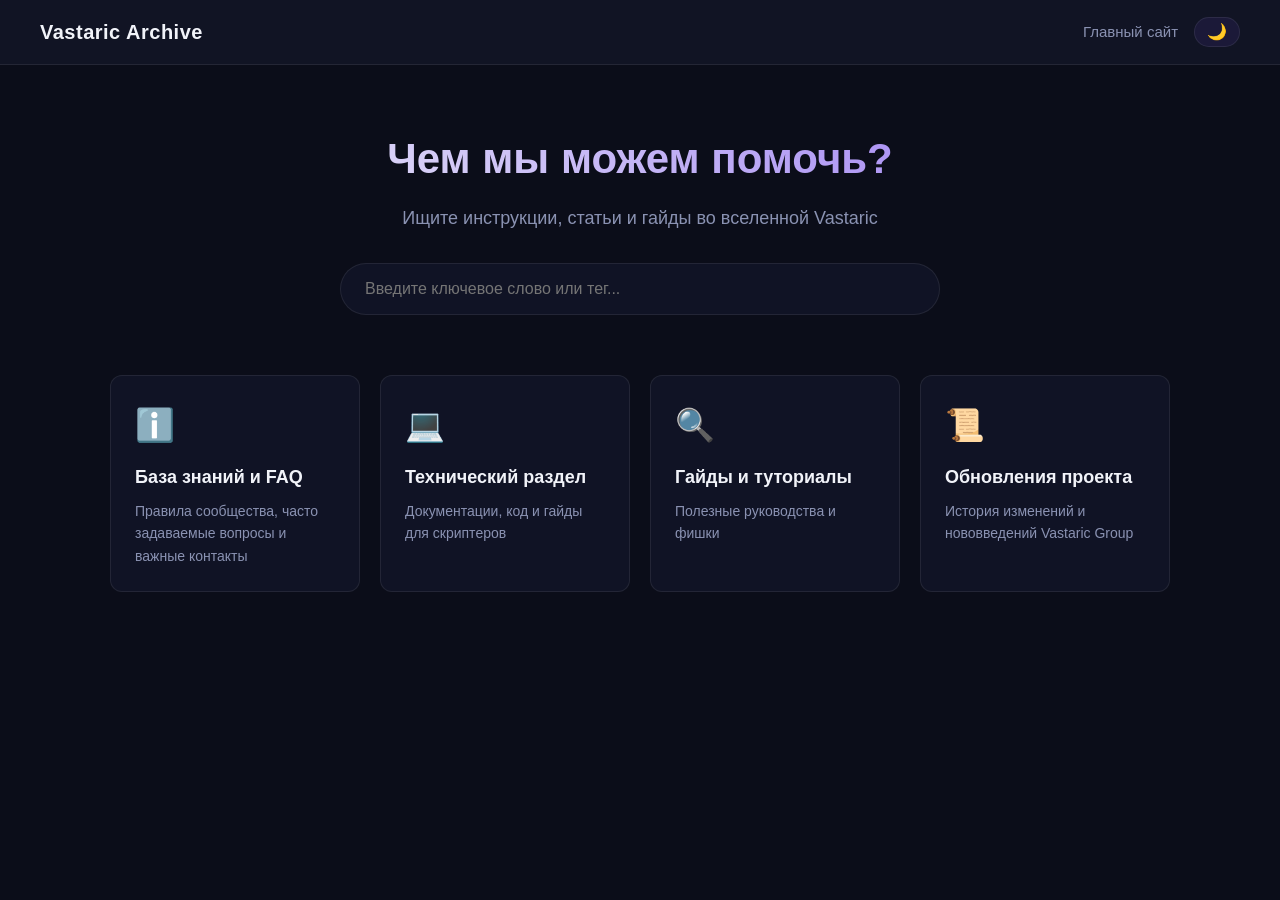
<file: index.html>
<!DOCTYPE html>
<html lang="ru">
<head>
    <meta charset="UTF-8">
    <meta name="viewport" content="width=device-width, initial-scale=1.0">
    <title>Vastaric Archive</title>

    <!-- Базовые СЕО мета-теги -->
    <meta name="description" id="meta-desc" content="Официальная база знаний Vastaric. Инструкции, правила, техническая документация и гайды сообщества Vastaric Community.">
    <meta name="keywords" id="meta-keywords" content="Vastaric Archive, Vastaric Community, гайды Vastaric, правила сообщества, Vastaric API, документация">
    <meta name="author" content="Vastaric Group">
    <meta name="robots" content="index, follow">

    <!-- Протокол Open Graph (Превью для мессенджеров) -->
    <meta property="og:type" content="website">
    <meta property="og:title" id="og-title" content="Vastaric Archive — База знаний сообщества">
    <meta property="og:description" id="og-desc" content="Ищите инструкции, статьи и гайды во вселенной Vastaric. Всё в одном месте с удобным интерфейсом!">
    <!-- Используем иконку/превью с главного сайта, чтобы не дублировать файлы -->
    <meta property="og:image" id="og-image" content="https://github.com/KristallC/Community/blob/main/preview.png?raw=true">
    <meta property="og:site_name" content="Vastaric Archive">

    <!-- Иконка сайта -->
    <link rel="icon" type="image/png" href="https://github.com/KristallC/Community/blob/main/favicon.png?raw=true"/>
    <link rel="stylesheet" href="styles.css">
    <link rel="manifest" href="manifest.json">
</head>
<body>

    <!-- Шапка сайта -->
    <header class="main-header">
        <div class="header-left">
            <!-- Кнопка меню, которая будет видна ТОЛЬКО на телефонах внутри статьи -->
            <button id="mobile-menu-toggle" class="mobile-menu-toggle hidden">☰</button>
            <a href="#welcome" class="logo">Vastaric Archive</a>
        </div>
        <nav class="top-nav">
            <a href="https://kristallc.github.io/Community/" target="_blank" class="main-site-link">Главный сайт</a>
            <button id="theme-toggle" class="theme-toggle-btn" aria-label="Переключить тему">🌙</button>
        </nav>
    </header>

    <!-- ГЛАВНЫЙ ЭКРАН (Поиск + Разделы) -->
    <section id="home-screen" class="home-screen">
        <div class="hero-section">
            <h1>Чем мы можем помочь?</h1>
            <p>Ищите инструкции, статьи и гайды во вселенной Vastaric</p>
            
            <div class="search-box">
                <input type="text" id="search-input" placeholder="Введите ключевое слово или тег..." autocomplete="off">
                <div id="search-results" class="search-results"></div>
            </div>
        </div>

        <!-- Разделы в стиле Реддита -->
        <div class="categories-grid">
            <div class="category-card" data-cat="info">
                <span class="cat-icon">ℹ️</span>
                <h3>База знаний и FAQ</h3>
                <p>Правила сообщества, часто задаваемые вопросы и важные контакты</p>
            </div>
            <div class="category-card" data-cat="dev">
                <span class="cat-icon">💻</span>
                <h3>Технический раздел</h3>
                <p>Документации, код и гайды для скриптеров</p>
            </div>
            <div class="category-card" data-cat="guides">
                <span class="cat-icon">🔍</span>
                <h3>Гайды и туториалы</h3>
                <p>Полезные руководства и фишки</p>
            </div>
            <div class="category-card" data-cat="changelogs">
                <span class="cat-icon">📜</span>
                <h3>Обновления проекта</h3>
                <p>История изменений и нововведений Vastaric Group</p>
            </div>
        </div>


        <!-- Список статей выбранного раздела -->
        <div id="category-articles-section" class="category-articles-section hidden">
            <div class="section-title-row">
                <h3 id="selected-category-title">Статьи раздела</h3>
                <button id="close-category-btn" class="text-btn">Сбросить фильтр</button>
            </div>
            <div id="category-articles-list" class="articles-grid-list"></div>
        </div>
    </section>

    <!-- ВНУТРЕННИЙ ЭКРАН СТАТЬИ (Сайдбар + Контент) -->
    <div id="content-screen" class="content-screen hidden">
        <!-- Боковое меню (Сайдбар) -->
        <aside id="sidebar" class="sidebar">
            <div class="sidebar-header">
                <button id="back-to-home" class="back-home-btn">На главную</button>
                <!-- Кнопка закрытия сайдбара на телефонах -->
                <button id="sidebar-close" class="sidebar-close-btn">✕</button>
            </div>
            <div class="sidebar-menu">
                <nav id="sidebar-links" class="sidebar-links"></nav>
            </div>
        </aside>

        <!-- Область чтения статьи -->
        <main class="content-area">
            <article id="article-holder" class="wiki-article"></article>
        </main>
    </div>

    <!-- Затемнение фона при открытом мобильном меню -->
    <div id="sidebar-overlay" class="sidebar-overlay hidden"></div>

    <script src="app.js"></script>
</body>
</html>
</file>
<file: styles.css>
/* ==========================================================================
   1. ГЛОБАЛЬНЫЕ ПЕРЕМЕННЫЕ И НАСТРОЙКИ (ТЁМНАЯ ТЕМА)
   ========================================================================== */
:root {
    --bg-main: #0b0d19;
    --bg-card: rgba(20, 24, 46, 0.6);
    --bg-inner-card: #14182e;
    --bg-sidebar: #111424;
    --accent: #7952eb;
    --accent-hover: #9674f2;
    --text-main: #f1f3f9;
    --text-muted: #8a92b2;
    --border: rgba(255, 255, 255, 0.08);
    --radius: 12px;
    --font: 'Segoe UI', Roboto, Helvetica, Arial, sans-serif;
}

/* ==========================================================================
   2. СВЕТЛАЯ ТЕМА (АКТИВИРУЕТСЯ КЛАССОМ НА BODY)
   ========================================================================== */
body.light-theme {
    --bg-main: #f4f6fa;
    --bg-card: rgba(255, 255, 255, 0.8);
    --bg-inner-card: #ffffff;
    --bg-sidebar: #ffffff;
    --accent: #633ec9;
    --accent-hover: #4e2fa3;
    --text-main: #1e2238;
    --text-muted: #5c6484;
    --border: rgba(0, 0, 0, 0.1);
}

/* Специфичные фиксы для светлой темы */
body.light-theme .wiki-article pre { background: #1e2238 !important; }
body.light-theme .search-results { background: #ffffff; }
body.light-theme .theme-toggle-btn { background: rgba(0, 0, 0, 0.04); }
body.light-theme .theme-toggle-btn:hover { background: rgba(0, 0, 0, 0.08); }

/* ==========================================================================
   3. БАЗОВЫЕ СТИЛИ (ЗАЩИТА ОТ ЗУМА)
   ========================================================================== */
* {
    box-sizing: border-box;
    margin: 0;
    padding: 0;
}

html, body {
    background-color: var(--bg-main);
    color: var(--text-main);
    font-family: var(--font);
    line-height: 1.6;
    max-width: 100%;
    min-height: 100vh;
    overflow-x: hidden;
    transition: background-color 0.3s ease, color 0.3s ease;
}

.hidden { display: none !important; }

/* ==========================================================================
   4. ЧИСТАЯ АДАТИВНАЯ ШАПКА БЕЗ КОСТЫЛЕЙ
   ========================================================================== */
.main-header {
    display: flex;
    justify-content: space-between;
    align-items: center;
    padding: 16px 40px;
    background: var(--bg-sidebar);
    backdrop-filter: blur(12px);
    border-bottom: 1px solid var(--border);
    position: sticky;
    top: 0;
    z-index: 100;
    gap: 20px;
}

.header-left {
    display: flex;
    align-items: center;
    gap: 16px;
    min-width: 0;
}

/* Бургер-кнопка (Скрыта на ПК) */
.mobile-menu-toggle {
    display: none;
    background: var(--accent);
    color: #fff;
    border: none;
    padding: 8px 14px;
    border-radius: 6px;
    font-weight: 600;
    font-size: 16px;
    cursor: pointer;
    line-height: 1;
    white-space: nowrap;
}
.mobile-menu-toggle:hover { background: var(--accent-hover); }

.logo {
    font-size: 20px;
    font-weight: 700;
    color: var(--text-main);
    text-decoration: none;
    letter-spacing: 0.5px;
    white-space: nowrap;
}

/* Правая часть шапки */
.top-nav {
    display: flex;
    align-items: center;
    gap: 16px; /* Фиксированный красивый отступ между ссылкой и луной */
    flex-shrink: 0;
}

/* Ссылка на главный сайт */
.main-site-link {
    color: var(--text-muted);
    text-decoration: none;
    font-weight: 500;
    font-size: 15px;
    white-space: nowrap;
    transition: color 0.2s ease;
}
.main-site-link:hover {
    color: var(--accent-hover);
}

/* Кнопка темы */
.theme-toggle-btn {
    background: rgba(121, 82, 235, 0.1);
    border: 1px solid var(--border);
    color: var(--text-main);
    font-size: 16px;
    padding: 6px 12px;
    border-radius: 20px;
    cursor: pointer;
    transition: transform 0.2s ease, background-color 0.2s ease;
    line-height: 1;
}
.theme-toggle-btn:hover { transform: scale(1.1); background: var(--accent); color: #fff; }

/* ==========================================================================
   5. ГЛАВНЫЙ ЭКРАН (ПОИСК)
   ========================================================================== */
.home-screen { max-width: 1100px; margin: 0 auto; padding: 60px 20px; }
.hero-section { text-align: center; margin-bottom: 60px; }
.hero-section h1 {
    font-size: 42px; margin-bottom: 12px;
    background: linear-gradient(45deg, var(--text-main), var(--accent-hover));
    background-clip: text; -webkit-background-clip: text; -webkit-text-fill-color: transparent;
}
.hero-section p { color: var(--text-muted); font-size: 18px; }

.search-box { position: relative; max-width: 600px; margin: 30px auto 0 auto; }
.search-box input {
    width: 100%; padding: 16px 24px; background: var(--bg-card); border: 1px solid var(--border); border-radius: 30px; color: var(--text-main); font-size: 16px; transition: all 0.3s;
}
.search-box input:focus { outline: none; border-color: var(--accent); box-shadow: 0 0 15px rgba(121, 82, 235, 0.2); }

.search-results {
    position: absolute; top: 110%; left: 0; right: 0; background: var(--bg-inner-card); border: 1px solid var(--border); border-radius: var(--radius); max-height: 300px; overflow-y: auto; z-index: 10; display: none; box-shadow: 0 10px 25px rgba(0,0,0,0.2);
}
.search-item { display: block; padding: 12px 20px; color: var(--text-main); text-decoration: none; border-bottom: 1px solid var(--border); }
.search-item:hover { background: rgba(121, 82, 235, 0.08); }
.search-item-title { font-weight: 600; color: var(--accent-hover); }
.search-item-desc { font-size: 13px; color: var(--text-muted); }

/* ==========================================================================
   6. РАЗДЕЛЫ АРХИВА И СПИСКИ СТАТЕЙ
   ========================================================================== */
.categories-container h2 { font-size: 24px; margin-bottom: 20px; color: var(--text-main); }
.categories-grid {
    display: grid;
    grid-template-columns: repeat(auto-fit, minmax(240px, 1fr));
    gap: 20px;
    margin-bottom: 40px;
}
.category-card {
    background: var(--bg-card);
    border: 1px solid var(--border);
    border-radius: var(--radius);
    padding: 24px;
    cursor: pointer;
    transition: all 0.25s ease;
}
.category-card:hover {
    transform: translateY(-4px);
    border-color: var(--accent);
    background: rgba(121, 82, 235, 0.08);
}
.cat-icon { font-size: 32px; display: block; margin-bottom: 12px; }
.category-card h3 { margin-bottom: 8px; font-size: 18px; color: var(--text-main); }
.category-card p { color: var(--text-muted); font-size: 14px; }

.category-articles-section {
    background: var(--bg-card);
    border: 1px solid var(--border);
    border-radius: var(--radius);
    padding: 24px;
    margin-top: 30px;
}
.section-title-row { display: flex; justify-content: space-between; align-items: center; margin-bottom: 20px; }
.section-title-row h3 { color: var(--text-main); }
.text-btn { background: none; border: none; color: var(--text-muted); cursor: pointer; font-weight: 500; font-size: 14px; }
.text-btn:hover { color: var(--accent-hover); }

.articles-grid-list { display: grid; grid-template-columns: 1fr 1fr; gap: 16px; }
.article-preview-card { 
    background: var(--bg-inner-card);
    border: 1px solid var(--border); 
    padding: 18px; 
    border-radius: 8px; 
    text-decoration: none; 
    color: var(--text-main);
    transition: border-color 0.2s, transform 0.2s;
}
.article-preview-card:hover { border-color: var(--accent-hover); transform: scale(1.01); }
.article-preview-card h4 { color: var(--accent); margin-bottom: 6px; font-size: 16px; font-weight: 600; }
.article-preview-card p { font-size: 13px; color: var(--text-muted); line-height: 1.5; }
.no-results { padding: 15px; text-align: center; color: var(--text-muted); }

/* ==========================================================================
   7. ЭКРАН ЧТЕНИЯ СТАТЬИ (РАЗДЕЛЬНЫЙ СКРОЛЛ)
   ========================================================================== */
.content-screen {
    display: grid;
    grid-template-columns: 300px 1fr;
    height: calc(100vh - 69px);
    overflow: hidden;
    background-color: var(--bg-main);
}

/* Сайдбар */
.sidebar {
    background: var(--bg-sidebar);
    border-right: 1px solid var(--border);
    padding: 24px 16px;
    display: flex;
    flex-direction: column;
    overflow-y: auto;
}
.sidebar-header { display: flex; justify-content: space-between; align-items: center; margin-bottom: 20px; }
.back-home-btn {
    flex-grow: 1; padding: 10px; background: rgba(121, 82, 235, 0.05); border: 1px solid var(--border); color: var(--text-main); border-radius: 6px; cursor: pointer; font-weight: 600; transition: background 0.2s;
}
.back-home-btn:hover { background: var(--accent); color: #fff; }
.sidebar-close-btn { display: none; }

.sidebar-group { margin-bottom: 20px; }
.sidebar-group-title { font-size: 11px; text-transform: uppercase; color: var(--accent-hover); letter-spacing: 1px; margin-bottom: 8px; font-weight: 700; padding-left: 8px; }
.sidebar-links a {
    display: block; color: var(--text-muted); text-decoration: none; padding: 8px 12px; border-radius: 6px; margin-bottom: 2px; font-size: 14px; transition: all 0.2s;
    white-space: nowrap; overflow: hidden; text-overflow: ellipsis;
}
.sidebar-links a:hover { color: var(--text-main); background: rgba(121, 82, 235, 0.08); }
.sidebar-links a.active { color: #fff; background: var(--accent); font-weight: 600; }

/* Область контента */
.content-area { padding: 40px 60px; overflow-y: auto; background: var(--bg-main); }
.wiki-article { max-width: 800px; margin: 0 auto; }
.wiki-article h1 { font-size: 36px; margin-bottom: 20px; color: var(--text-main); }
.wiki-article h2 { font-size: 24px; margin-top: 36px; margin-bottom: 16px; border-bottom: 1px solid var(--border); padding-bottom: 6px; color: var(--text-main); }
.wiki-article p { margin-bottom: 18px; color: var(--text-main); font-size: 16px; text-align: justify; opacity: 0.95; }
.wiki-article ul, .wiki-article ol { margin-bottom: 20px; padding-left: 20px; color: var(--text-main); }
.wiki-article li { margin-bottom: 6px; }

/* Элементы внутри статей */
.share-article-btn {
    display: inline-flex; align-items: center; gap: 8px; background: rgba(121, 82, 235, 0.1); border: 1px solid var(--border); color: var(--accent-hover); padding: 6px 14px; border-radius: 20px; font-size: 13px; font-weight: 600; cursor: pointer; margin-bottom: 20px; transition: all 0.2s ease;
}
.share-article-btn:hover { background: var(--accent); color: #fff; border-color: var(--accent); transform: translateY(-1px); }
.share-article-btn.copied { background: #2ecc71 !important; border-color: #2ecc71 !important; color: #fff !important; }

.wiki-table-container { width: 100%; overflow-x: auto; margin: 24px 0; border-radius: 8px; border: 1px solid var(--border); }
.wiki-table { width: 100%; border-collapse: collapse; background: var(--bg-card); min-width: 500px; }
.wiki-table th, .wiki-table td { padding: 14px 18px; text-align: left; color: var(--text-main); }
.wiki-table th { background: rgba(121, 82, 235, 0.15); font-weight: 600; }
.wiki-table tr { border-bottom: 1px solid var(--border); }
.wiki-table tr:last-child { border-bottom: none; }
.wiki-table tbody tr:hover { background: rgba(121, 82, 235, 0.04); }

.code-wrapper { position: relative; margin: 24px 0; border-radius: 8px; overflow: hidden; border: 1px solid var(--border); width: 100%; }
.wiki-article pre { background: #0e111f !important; padding: 16px; overflow-x: auto; margin: 0 !important; width: 100%; }
.wiki-article code { font-family: 'Consolas', monospace; font-size: 14px; color: #e1e4ed; }
.copy-code-btn { position: absolute; top: 8px; right: 8px; background: rgba(255, 255, 255, 0.05); border: 1px solid var(--border); color: #8a92b2; padding: 6px 10px; font-size: 12px; border-radius: 4px; cursor: pointer; opacity: 0; transition: all 0.2s; }
.code-wrapper:hover .copy-code-btn { opacity: 1; }
.copy-code-btn:hover { background: var(--accent); color: #fff; }
.wiki-article :not(pre) > code { background: rgba(121, 82, 235, 0.1); padding: 2px 6px; border-radius: 4px; font-size: 14px; color: var(--accent); font-family: monospace; }

.wiki-article .wiki-link { color: var(--accent); text-decoration: none; font-weight: 600; border-bottom: 1px dashed rgba(121, 82, 235, 0.4); transition: all 0.2s ease; }
.wiki-article .wiki-link:hover { color: var(--accent-hover); border-bottom-style: solid; border-bottom-color: var(--accent-hover); }

.alert-block { padding: 16px 20px; border-radius: 8px; margin: 24px 0; border-left: 4px solid #fff; display: flex; gap: 14px; color: var(--text-main); }
.alert-icon { font-size: 20px; line-height: 1; }
.alert-content strong { display: block; margin-bottom: 4px; color: var(--text-main); }
.alert-content p { margin: 0 !important; font-size: 14px !important; color: var(--text-muted); }
.alert-block.info { background: rgba(52, 152, 219, 0.08); border-left-color: #3498db; }
.alert-block.info .alert-icon { color: #3498db; }
.alert-block.warning { background: rgba(241, 196, 15, 0.08); border-left-color: #f1c40f; }
.alert-block.warning .alert-icon { color: #f1c40f; }

/* Анимации и оверлей */
.fade-in { animation: fadeInSlide 0.35s ease-out forwards; }
@keyframes fadeInSlide { from { opacity: 0; transform: translateY(8px); } to { opacity: 1; transform: translateY(0); } }
.sidebar-overlay { position: fixed; top: 0; left: 0; right: 0; bottom: 0; background: rgba(0, 0, 0, 0.4); backdrop-filter: blur(4px); z-index: 998; }

/* ==========================================================================
   8. ЧИСТАЯ МОБИЛЬНАЯ АДАПТАЦИЯ ДЛЯ БАЗЫ ДАННЫХ
   ========================================================================== */
@media (max-width: 900px) {
    .main-header { padding: 12px 16px; gap: 8px; }
    .header-left { gap: 8px; }
    
    .mobile-menu-toggle { display: block; padding: 6px 10px; font-size: 15px; }
    .logo { font-size: 16px; }
    .top-nav { gap: 8px; }
    .main-site-link { font-size: 13px; }
    .theme-toggle-btn { font-size: 13px; padding: 4px 8px; }

    .content-screen { grid-template-columns: 1fr; }
    
    /* Мобильная шторка меню */
    .sidebar {
        position: fixed;
        top: 0; left: 0; bottom: 0;
        width: 280px;
        z-index: 999;
        box-shadow: 10px 0 30px rgba(0, 0, 0, 0.3);
        transform: translateX(-100%);
        transition: transform 0.3s cubic-bezier(0.4, 0, 0.2, 1);
    }
    .sidebar.open { transform: translateX(0); }
    .sidebar-close-btn { display: block; background: none; border: none; color: var(--text-muted); font-size: 20px; cursor: pointer; padding: 4px 8px; }
    
    .content-area { padding: 30px 16px; }
    .hero-section h1 { font-size: 28px; }
    .articles-grid-list { grid-template-columns: 1fr; }
}

/* ==========================================================================
   9. СТИЛИЗАЦИЯ МЕДИА-КОНТЕНТА (ИЗОБРАЖЕНИЯ И ВИДЕО)
   ========================================================================== */

/* Красивые, адаптивные картинки без обрезки краев */
.wiki-article img {
    max-width: 100%;       /* Картинка никогда не вылезет за границы статьи */
    height: auto;          /* Сохраняет оригинальные пропорции, не сжимаясь */
    display: block;
    margin: 24px auto;     /* Центрируем картинку и делаем отступы сверху/снизу */
    border-radius: 8px;    /* Сглаживаем углы */
    border: 1px solid var(--border); /* Аккуратная тонкая рамка */
    box-shadow: 0 4px 20px rgba(121, 82, 235, 0.15); /* Фирменное легкое кристальное свечение */
}

/* Светлая тема — делаем свечение у картинок чуть мягче */
body.light-theme .wiki-article img {
    box-shadow: 0 4px 15px rgba(0, 0, 0, 0.05);
}

/* Адаптивный контейнер для видео-плеера (YouTube, RuTube, VK или свои файлы) */
.video-wrapper {
    position: relative;
    padding-bottom: 56.25%; /* Идеальное соотношение сторон 16:9 */
    height: 0;
    overflow: hidden;
    border-radius: 8px;
    border: 1px solid var(--border);
    margin: 24px 0;
    box-shadow: 0 4px 20px rgba(0, 0, 0, 0.3);
}

/* Стилизация самого плеера (будь то <video> или <iframe> из ютуба) */
.video-wrapper iframe,
.video-wrapper video {
    position: absolute;
    top: 0;
    left: 0;
    width: 100%;
    height: 100%;
    border: none;
    background: #000; /* Черный фон, пока видео загружается */
}

/* Мета-данные статьи (Автор и Дата) */
.article-meta {
    display: flex;
    gap: 16px;
    align-items: center;
    color: var(--text-muted);
    font-size: 13px;
    margin-top: -8px;    /* Прижимаем чуть ближе к заголовку */
    margin-bottom: 20px; /* Отступ перед кнопкой "Поделиться" */
}

.meta-item {
    display: inline-flex;
    align-items: center;
    gap: 6px;
}

.meta-author {
    color: var(--accent-hover);
    font-weight: 600;
}

/* ==========================================================================
   10. СТИЛИ ЭФФЕКТА ШИММЕРА (АНИМАЦИЯ ЗАГРУЗКИ КАРТИНОК)
   ========================================================================== */

/* Контейнер-скелет, который будет переливаться, пока картинка грузится */
.image-shimmer-wrapper {
    position: relative;
    width: fit-content;
    max-width: 100%;
    margin: 24px auto;     /* Центрируем картинку так же, как было раньше */
    border-radius: 8px;
    overflow: hidden;
    background: #14182e;   /* Базовый цвет фона до загрузки */
}

/* Переключаем базовый цвет фона для светлой темы */
body.light-theme .image-shimmer-wrapper {
    background: #eef1f6;
}

/* Сам эффект переливающегося градиента */
.image-shimmer-wrapper.loading::after {
    content: "";
    position: absolute;
    top: 0; left: 0; right: 0; bottom: 0;
    /* Создаем диагональную полосу света */
    background: linear-gradient(
        90deg,
        rgba(255, 255, 255, 0) 0%,
        rgba(255, 255, 255, 0.05) 50%,
        rgba(255, 255, 255, 0) 100%
    );
    /* Настраиваем размер градиента так, чтобы его можно было бесконечно двигать */
    background-size: 200% 100%;
    animation: shimmerMove 1.5s infinite linear;
    z-index: 2;
}

/* Настройка градиента для светлой темы, чтобы полоса была заметна */
body.light-theme .image-shimmer-wrapper.loading::after {
    background: linear-gradient(
        90deg,
        rgba(255, 255, 255, 0) 0%,
        rgba(255, 255, 255, 0.6) 50%,
        rgba(255, 255, 255, 0) 100%
    );
    background-size: 200% 100%;
}

/* Бесконечная анимация движения слева направо */
@keyframes shimmerMove {
    0% { background-position: -120% 0; }
    100% { background-position: 120% 0; }
}

/* Скрываем изображение, пока оно грузится, и плавно проявляем после */
.wiki-article img.shimmer-img {
    opacity: 0;
    margin: 0 !important; /* Обнуляем старые отступы, так как за них теперь отвечает обертка */
    transition: opacity 0.4s ease-in-out;
}

/* Класс, который JS добавит, когда картинка полностью скачается */
.wiki-article img.shimmer-img.loaded {
    opacity: 1;
}

/* ==========================================================================
   11. БЛОКИ СКАЧИВАНИЯ ФАЙЛОВ (DOWNLOAD CARDS) В СТАТЬЯХ
   ========================================================================== */
.download-card {
    display: flex;
    align-items: center;
    justify-content: space-between;
    gap: 20px;
    background: var(--bg-card);
    border: 1px solid var(--border);
    border-radius: var(--radius);
    padding: 20px 24px;
    margin: 24px 0;
    box-shadow: 0 4px 20px rgba(121, 82, 235, 0.1);
    transition: transform 0.2s ease, border-color 0.2s ease;
}

.download-card:hover {
    transform: translateY(-2px);
    border-color: var(--accent-hover);
    box-shadow: 0 6px 25px rgba(121, 82, 235, 0.15);
}

.download-info {
    display: flex;
    align-items: center;
    gap: 16px;
    min-width: 0; /* Защита от вылезания длинного текста */
}

.download-icon {
    font-size: 32px;
    line-height: 1;
    flex-shrink: 0;
}

.download-text {
    min-width: 0;
}

.download-title {
    font-size: 16px;
    font-weight: 600;
    color: var(--text-main);
    margin-bottom: 4px;
    white-space: nowrap;
    overflow: hidden;
    text-overflow: ellipsis;
}

.download-meta {
    font-size: 13px;
    color: var(--text-muted);
}

/* Сама кнопка скачивания */
.download-btn {
    display: inline-flex;
    align-items: center;
    gap: 8px;
    background: var(--accent);
    color: #fff !important; /* Насильно оставляем текст белым */
    text-decoration: none !important; /* Убираем подчеркивание */
    padding: 10px 20px;
    border-radius: 8px;
    font-size: 14px;
    font-weight: 600;
    white-space: nowrap;
    transition: background-color 0.2s ease;
    flex-shrink: 0;
}

.download-btn:hover {
    background: var(--accent-hover);
}

/* Адаптивность для мобилок: превращаем в вертикальный стек, если экран узкий */
@media (max-width: 600px) {
    .download-card {
        flex-direction: column;
        align-items: stretch;
        padding: 18px;
        gap: 16px;
    }
    .download-btn {
        justify-content: center;
        width: 100%;
    }
}
</file>
